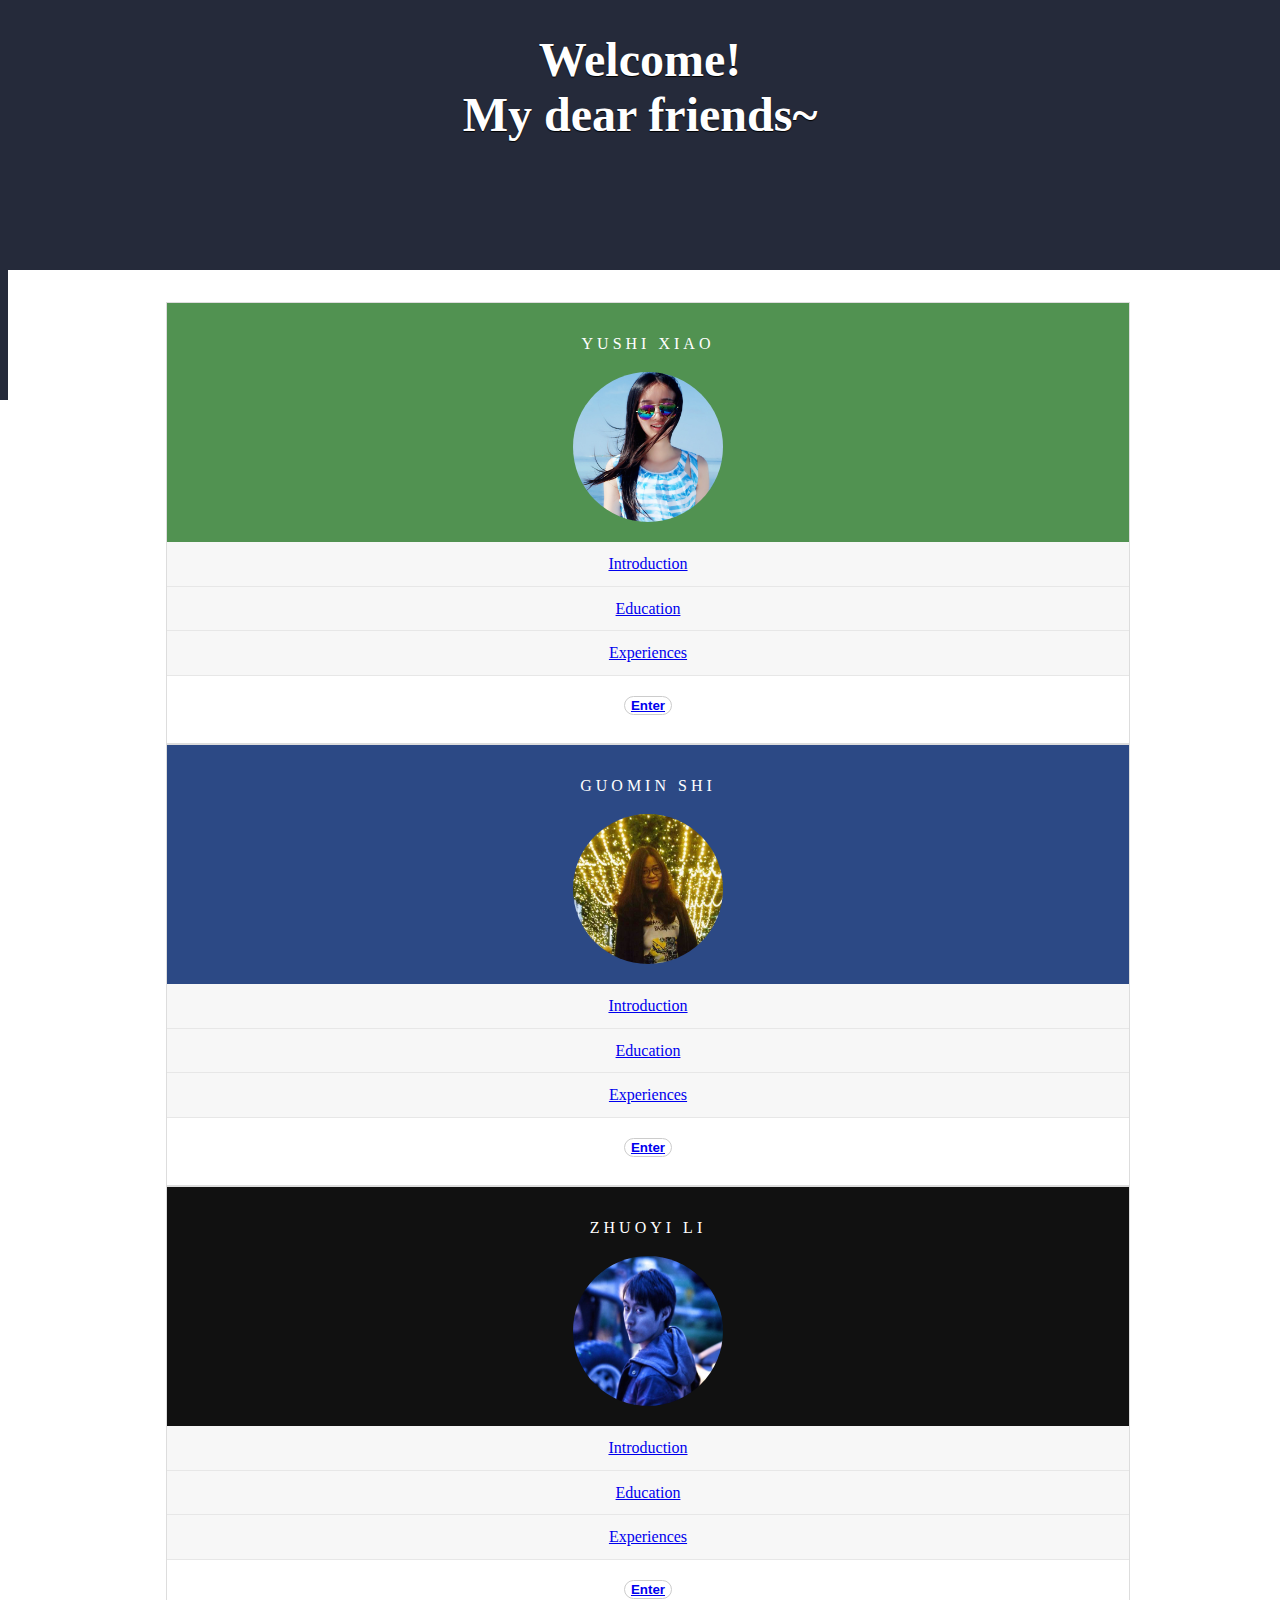
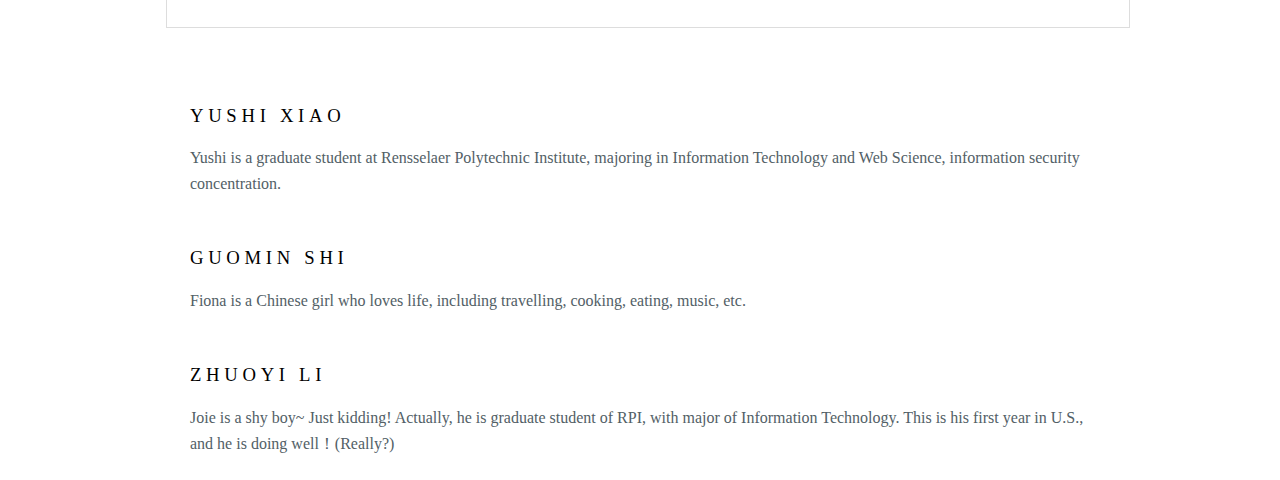
<file: index.html>
<!doctype html>
<html lang="en">
<head>
    <meta charset="utf-8">
<meta name="viewport" content="width=device-width, initial-scale=1.0">
<meta name="description" content="Landing page.">

    <title>Welcome Page</title>




<link rel="stylesheet" href="http://yui.yahooapis.com/pure/0.6.0/pure-min.css">



<!--[if lte IE 8]>

    <link rel="stylesheet" href="http://yui.yahooapis.com/pure/0.6.0/grids-responsive-old-ie-min.css">

<![endif]-->
<!--[if gt IE 8]><!-->

    <link rel="stylesheet" href="http://yui.yahooapis.com/pure/0.6.0/grids-responsive-min.css">

<!--<![endif]-->






    <!--[if lte IE 8]>
        <link rel="stylesheet" href="css/layouts/pricing-old-ie.css">
    <![endif]-->
    <!--[if gt IE 8]><!-->
        <link rel="stylesheet" href="css/landing.css">
    <!--<![endif]-->







</head>
<body>




<div class="banner">
    <h1 class="banner-head">
        Welcome!<br>
        My dear friends~
    </h1>
</div>

<div class="l-content">
    <div class="pricing-tables pure-g">
        <div class="pure-u-1 pure-u-md-1-3">
            <div class="pricing-table pricing-table-free">
                <div class="pricing-table-header">
                    <h2>Yushi Xiao</h2>
                    <img class="post-avatar" alt="Yushi&#x27;s avatar" height="150" width="150" src="img/April-avatar.jpg"></img>
                </div>

                <ul class="pricing-table-list">
                    <li><a href="html/April/intro.html"  class="pure-menu-link">Introduction</a></li>
                    <li><a href="html/April/edu.html" class="pure-menu-link">Education</a></li>
                    <li><a href="html/April/exp.html" class="pure-menu-link">Experiences</a></li>
                </ul>

                <button class="button-choose pure-button" ><a href="html/April/intro.html"  class="pure-menu-link">Enter</a></button>
            </div>
        </div>

        <div class="pure-u-1 pure-u-md-1-3">
            <div class="pricing-table pricing-table-biz pricing-table-selected">
                <div class="pricing-table-header">
                    <h2>Guomin Shi</h2>
                    <img class="post-avatar" alt="Guomin&#x27;s avatar" height="150" width="150" src="img/Fiona.jpg"></img>
                </div>

                <ul class="pricing-table-list">
                    <li><a href="html/Fiona/intro.html"  class="pure-menu-link">Introduction</a></li>
                    <li><a href="html/Fiona/edu.html" class="pure-menu-link">Education</a></li>
                    <li><a href="html/Fiona/exp.html" class="pure-menu-link">Experiences</a></li>
                </ul>

                <button class="button-choose pure-button" ><a href="html/April/intro.html"  class="pure-menu-link">Enter</a></button>
            </div>
        </div>

        <div class="pure-u-1 pure-u-md-1-3">
            <div class="pricing-table pricing-table-enterprise">
                <div class="pricing-table-header">
                    <h2>Zhuoyi Li</h2>
                    <img class="post-avatar" alt="Zhuoyi&#x27;s avatar" height="150" width="150" src="img/Joie.jpg"></img>
                </div>

                <ul class="pricing-table-list">
                    <li><a href="html/Joie/intro.html"  class="pure-menu-link">Introduction</a></li>
                    <li><a href="html/Joie/edu.html" class="pure-menu-link">Education</a></li>
                    <li><a href="html/Joie/exp.html" class="pure-menu-link">Experiences</a></li>
                </ul>

                <button class="button-choose pure-button" ><a href="html/Joie/intro.html"  class="pure-menu-link">Enter</a></button>
            </div>
        </div>
    </div> <!-- end pricing-tables -->

    <div class="information pure-g">
        <div class="pure-u-1 pure-u-md-1-3">
            <div class="l-box">
                <h3 class="information-head">Yushi Xiao</h3>
                <p>
                    Yushi is a graduate student at Rensselaer Polytechnic Institute, majoring in Information Technology and Web Science, information security concentration.
            </div>
        </div>

        <div class="pure-u-1 pure-u-md-1-3">
            <div class="l-box">
                <h3 class="information-head">Guomin Shi</h3>
                <p>
                    Fiona is a Chinese girl who loves life, including travelling, cooking, eating, music, etc.
                </p>
            </div>
        </div>

        <div class="pure-u-1 pure-u-md-1-3">
            <div class="l-box">
                <h3 class="information-head">Zhuoyi Li</h3>
                <p>
                    Joie is a shy boy~ Just kidding! Actually, he is graduate student of RPI, with major of Information Technology. This is his first year in U.S., and he is doing well！(Really?)
            </div>
        </div>
    </div> <!-- end information -->
</div> <!-- end l-content -->

<div class="footer l-box">
    <p>
        <a href="#">Try now</a> for 14 days. No credit card required. Header image courtesy of <a href='http://unsplash.com/'>Unsplash</a>.
    </p>
</div>




</body>
</html>
</file>
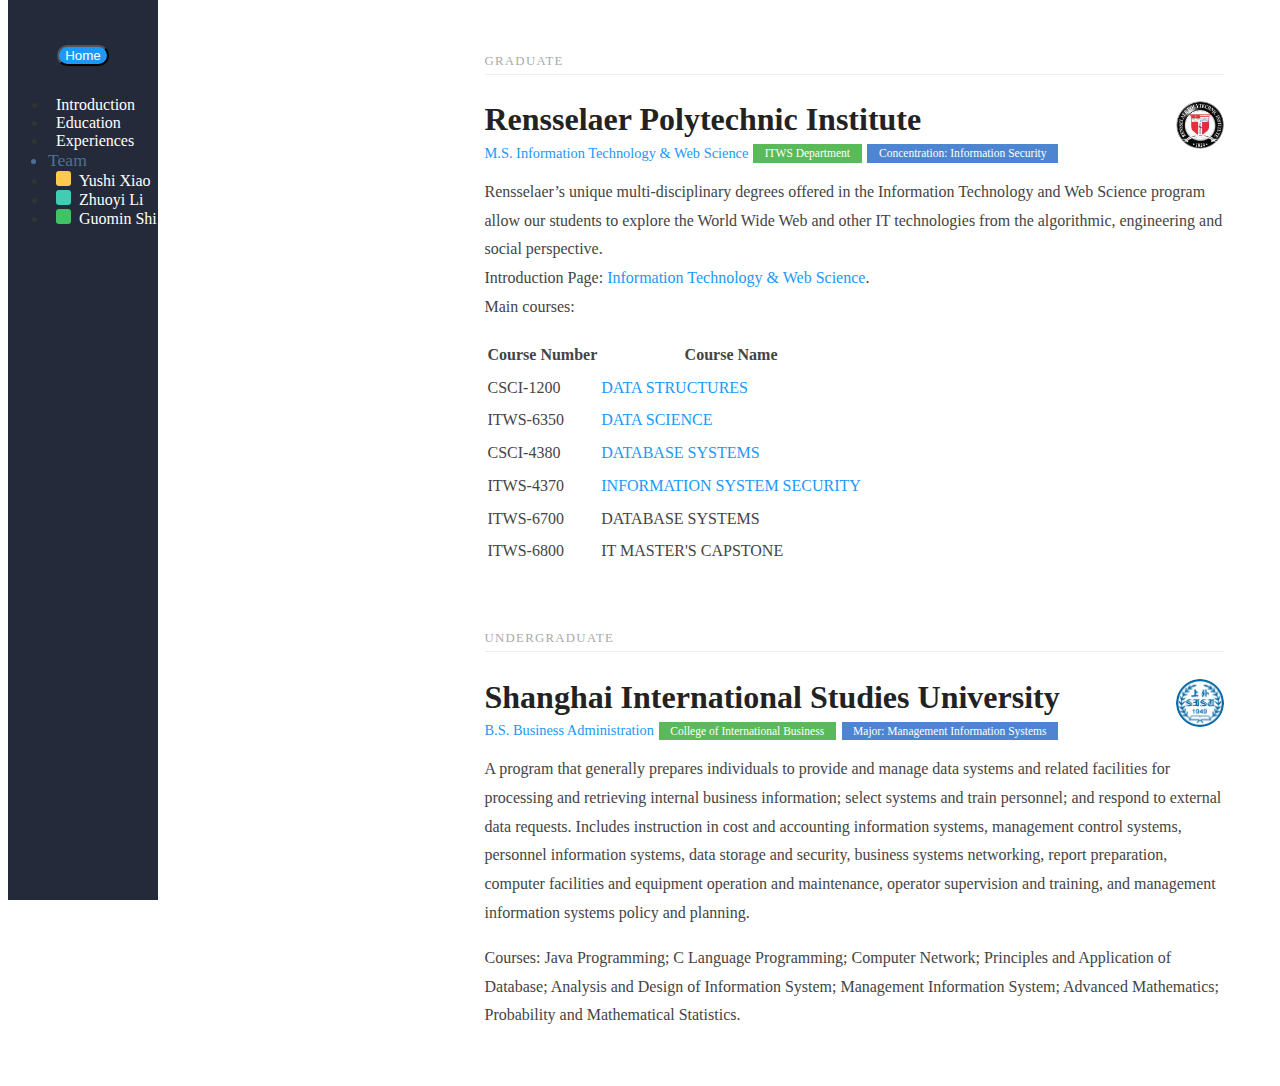
<file: html/April/edu.html>
<!doctype html>
<html lang="en">
<head>
    <meta charset="utf-8">
<meta name="viewport" content="width=device-width, initial-scale=1.0">
<meta name="description" content="Education Background">

    <title>Education &ndash; Yushi Xiao</title>




<link rel="stylesheet" href="http://yui.yahooapis.com/pure/0.6.0/pure-min.css">



<!--[if lte IE 8]>

    <link rel="stylesheet" href="http://yui.yahooapis.com/pure/0.6.0/grids-responsive-old-ie-min.css">

<![endif]-->
<!--[if gt IE 8]><!-->

    <link rel="stylesheet" href="http://yui.yahooapis.com/pure/0.6.0/grids-responsive-min.css">

<!--<![endif]-->






    <!--[if lte IE 8]>
        <link rel="stylesheet" href="css/layouts/blog-old-ie.css">
    <![endif]-->
    <!--[if gt IE 8]><!-->
        <link rel="stylesheet" href="../../css/blog.css">
        <link rel="stylesheet" href="../../css/nav.css">
    <!--<![endif]-->







</head>
<body>







<div id="layout" >
  <div id="nav">
      <a href="#" class="nav-menu-button">Menu</a>

      <div class="nav-inner">
          <a href="../../index.html"><button class="primary-button pure-button">Home</button></a>

          <div class="pure-menu">
            <ul class="pure-menu-list">
                <li class="pure-menu-item"><a href="intro.html" id="menuLink1" class="pure-menu-link">Introduction</a></li>
                <li class="pure-menu-item"><a href="edu.html" class="pure-menu-link">Education</a></li>
                <li class="pure-menu-item"><a href="exp.html" class="pure-menu-link">Experiences</a></li>
                <li class="pure-menu-heading">Team</li>
                <li class="pure-menu-item"><a href="../April/intro.html" class="pure-menu-link"><span class="label-personal"></span>Yushi Xiao</a></li>
                <li class="pure-menu-item"><a href="../Joie/intro.html" class="pure-menu-link"><span class="label-work"></span>Zhuoyi Li</a></li>
                <li class="pure-menu-item"><a href="../Fiona/intro.html" class="pure-menu-link"><span class="label-travel"></span>Guomin Shi</a></li>
            </ul>
          </div>
      </div>
  </div>

    <div class="content">
        <div>
            <!-- A wrapper for all the blog posts -->
            <div class="posts">
                <h1 class="content-subhead">Graduate</h1>

                <!-- A single blog post -->
                <section class="post">
                    <header class="post-header">
                        <img class="post-avatar" alt="RPI Logo" height="48" width="48" src="../../img/April-rpi.jpg">

                        <h2 class="post-title">Rensselaer Polytechnic Institute</h2>

                        <p class="post-meta">
                            <a href="#" class="post-author">M.S. Information Technology & Web Science</a>  <a class="post-category post-category-design" href="#">ITWS Department</a> <a class="post-category post-category-pure" href="#">Concentration: Information Security</a>
                        </p>
                    </header>

                    <div class="post-description">
                        <p>
                            Rensselaer’s unique multi-disciplinary degrees offered in the Information Technology and Web Science program allow our students to explore the World Wide Web and other IT technologies from the algorithmic, engineering and social perspective.</br> Introduction Page: <a href="http://www.rpi.edu/dept/IT/"> Information Technology & Web Science</a>.
                            <br/>Main courses:<br/>
                            <table class="pure-table">
                              <thead>
                                  <tr>
                                      <th>Course Number</th>
                                      <th>Course Name</th>
                                  </tr>
                              </thead>

                              <tbody>
                                  <tr>
                                      <td>CSCI-1200</td>
                                      <td><a href="http://www.cs.rpi.edu/academics/courses/fall15/csci1200/index.php">DATA STRUCTURES</a></td>
                                  </tr>

                                  <tr>
                                      <td>ITWS-6350</td>
                                      <td><a href="http://tw.rpi.edu/web/Courses/DataScience/2015">DATA SCIENCE</a></td>
                                      </tr>

                                  <tr>
                                      <td>CSCI-4380</td>
                                      <td><a href="http://www.cs.rpi.edu/~sibel/csci4380/index.html">DATABASE SYSTEMS</a></td>
                                      </tr>

                                  <tr>
                                      <td>ITWS-4370</td>
                                      <td><a href="http://catalog.rpi.edu/preview_course_nopop.php?catoid=9&coid=15230">INFORMATION SYSTEM SECURITY</a></td>
                                      </tr>

                                  <tr>
                                      <td>ITWS-6700</td>
                                      <td>DATABASE SYSTEMS</td>
                                  </tr>
                                  <tr>
                                      <td>ITWS-6800</td>
                                      <td>IT MASTER'S CAPSTONE</td>
                                  </tr>
                              </tbody>
                          </table>
                        </p>
                    </div>
                </section>
            </div>

            <div class="posts">
                <h1 class="content-subhead">Undergraduate</h1>

                <section class="post">
                    <header class="post-header">
                        <img class="post-avatar" alt="SISU Logo" height="48" width="48" src="../../img/April-sisu.png">

                        <h2 class="post-title">Shanghai International Studies University</h2>

                        <p class="post-meta">
                            <a href="#" class="post-author">B.S. Business Administration</a> <a class="post-category post-category-design" href="#">College of International Business</a> <a class="post-category post-category-pure" href="#">Major: Management Information Systems</a>
                        </p>
                    </header>

                    <div class="post-description">
                        <p>
                            A program that generally prepares individuals to provide and manage data systems and related facilities for processing and retrieving internal business information; select systems and train personnel; and respond to external data requests. Includes instruction in cost and accounting information systems, management control systems, personnel information systems, data storage and security, business systems networking, report preparation, computer facilities and equipment operation and maintenance, operator supervision and training, and management information systems policy and planning.</p>
                            <p>Courses: Java Programming; C Language Programming; Computer Network; Principles and Application of Database; Analysis and Design of Information System; Management Information System; Advanced Mathematics; Probability and Mathematical Statistics.
                        </p>
                    </div>
                </section>
            </div>


        </div>
    </div>
</div>






</body>
</html>
</file>
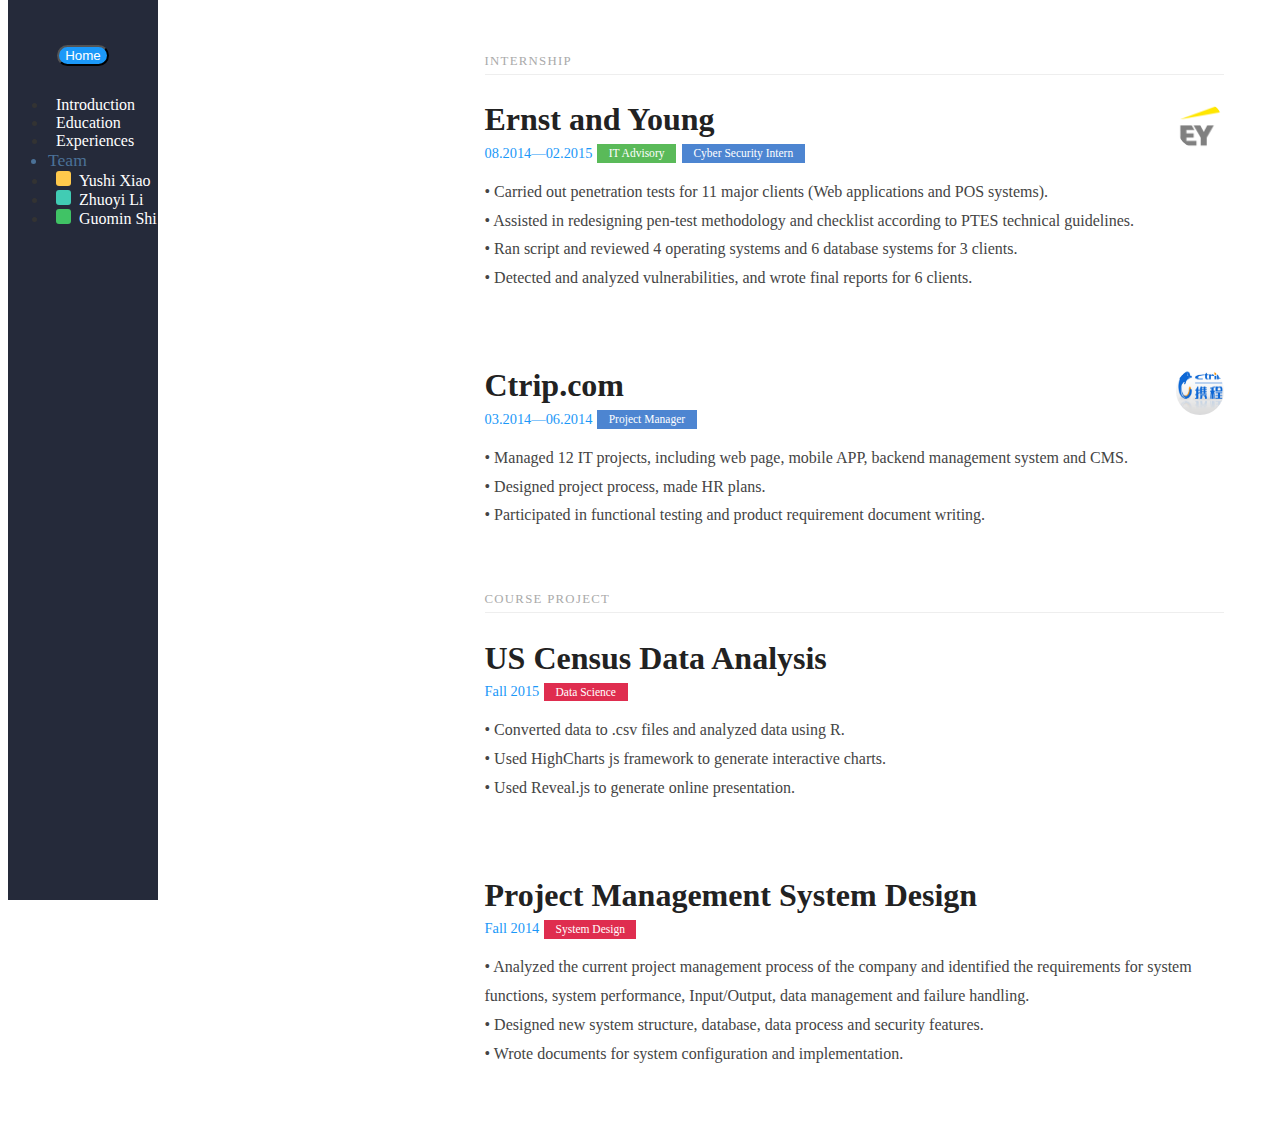
<file: html/April/exp.html>
<!doctype html>
<html lang="en">
<head>
    <meta charset="utf-8">
<meta name="viewport" content="width=device-width, initial-scale=1.0">
<meta name="description" content="Experiences and projects">

    <title>Experiences &ndash; Yushi Xiao</title>




<link rel="stylesheet" href="http://yui.yahooapis.com/pure/0.6.0/pure-min.css">



<!--[if lte IE 8]>

    <link rel="stylesheet" href="http://yui.yahooapis.com/pure/0.6.0/grids-responsive-old-ie-min.css">

<![endif]-->
<!--[if gt IE 8]><!-->

    <link rel="stylesheet" href="http://yui.yahooapis.com/pure/0.6.0/grids-responsive-min.css">

<!--<![endif]-->






    <!--[if lte IE 8]>
        <link rel="stylesheet" href="css/layouts/blog-old-ie.css">
    <![endif]-->
    <!--[if gt IE 8]><!-->
        <link rel="stylesheet" href="../../css/blog.css">
        <link rel="stylesheet" href="../../css/nav.css">
    <!--<![endif]-->







</head>
<body>







<div id="layout" >
  <div id="nav">
      <a href="#" class="nav-menu-button">Menu</a>

      <div class="nav-inner">
          <a href="../../index.html"><button class="primary-button pure-button">Home</button></a>

          <div class="pure-menu">
            <ul class="pure-menu-list">
                <li class="pure-menu-item"><a href="intro.html" id="menuLink1" class="pure-menu-link">Introduction</a></li>
                <li class="pure-menu-item"><a href="edu.html" class="pure-menu-link">Education</a></li>
                <li class="pure-menu-item"><a href="exp.html" class="pure-menu-link">Experiences</a></li>
                <li class="pure-menu-heading">Team</li>
                <li class="pure-menu-item"><a href="../April/intro.html" class="pure-menu-link"><span class="label-personal"></span>Yushi Xiao</a></li>
                <li class="pure-menu-item"><a href="../Joie/intro.html" class="pure-menu-link"><span class="label-work"></span>Zhuoyi Li</a></li>
                <li class="pure-menu-item"><a href="../Fiona/intro.html" class="pure-menu-link"><span class="label-travel"></span>Guomin Shi</a></li>
            </ul>
          </div>
      </div>
  </div>

  <div class="content">
      <div>
          <!-- A wrapper for all the blog posts -->
          <div class="posts">
              <h1 class="content-subhead">Internship</h1>

              <!-- A single blog post -->
              <section class="post">
                  <header class="post-header">
                      <img class="post-avatar" alt="EY LOGO" height="48" width="48" src="../../img/April-ey.png">

                      <h2 class="post-title">Ernst and Young</h2>

                      <p class="post-meta">
                           <a href="#" class="post-author">08.2014—02.2015</a> <a class="post-category post-category-design" href="#">IT Advisory</a> <a class="post-category post-category-pure" href="#">Cyber Security Intern</a>
                      </p>
                  </header>

                  <div class="post-description">
                      <p>
                          • Carried out penetration tests for 11 major clients (Web applications and POS systems).<br/>
                          • Assisted in redesigning pen-test methodology and checklist according to PTES technical
                          guidelines.<br/>
                          • Ran script and reviewed 4 operating systems and 6 database systems for 3 clients.<br/>
                          • Detected and analyzed vulnerabilities, and wrote final reports for 6 clients.
                      </p>
                  </div>
              </section>

              <section class="post">
                  <header class="post-header">
                      <img class="post-avatar" alt="Ctrip LOGO" height="48" width="48" src="../../img/April-ctrip.jpg">

                      <h2 class="post-title">Ctrip.com</h2>

                      <p class="post-meta">
                           <a href="#" class="post-author">03.2014—06.2014</a> <a class="post-category post-category-pure" href="#">Project Manager</a>
                      </p>
                  </header>

                  <div class="post-description">
                      <p>
                          • Managed 12 IT projects, including web page, mobile APP, backend management system and CMS.<br/>
                          • Designed project process, made HR plans.<br/>
                          • Participated in functional testing and product requirement document writing.
                      </p>
                  </div>
              </section>

          </div>

          <div class="posts">
              <h1 class="content-subhead">Course Project</h1>

              <section class="post">
                  <header class="post-header">
                    <h2 class="post-title">US Census Data Analysis</h2>

                      <p class="post-meta">
                           <a class="post-author" href="#">Fall 2015</a>  <a class="post-category post-category-js" href="#">Data Science</a>
                      </p>
                  </header>

                  <div class="post-description">
                      <p>
                        • Converted data to .csv files and analyzed data using R.<br/>
                        • Used HighCharts js framework to generate interactive charts. <br/>
                        • Used Reveal.js to generate online presentation.
                      </p>
                  </div>
              </section>

              <section class="post">
                  <header class="post-header">
                      <h2 class="post-title">Project Management System Design</h2>

                      <p class="post-meta">
                           <a class="post-author" href="#">Fall 2014</a>  <a class="post-category post-category-js" href="#">System Design</a>
                      </p>
                  </header>

                  <div class="post-description">
                      <p>
                        • Analyzed the current project management process of the company and identified the requirements for system functions, system performance, Input/Output, data management and failure handling.<br/>
                        • Designed new system structure, database, data process and security features. <br/>
                        • Wrote documents for system configuration and implementation.
                      </p>
                  </div>
              </section>

              


      </div>
  </div>
</div>






</body>
</html>
</file>
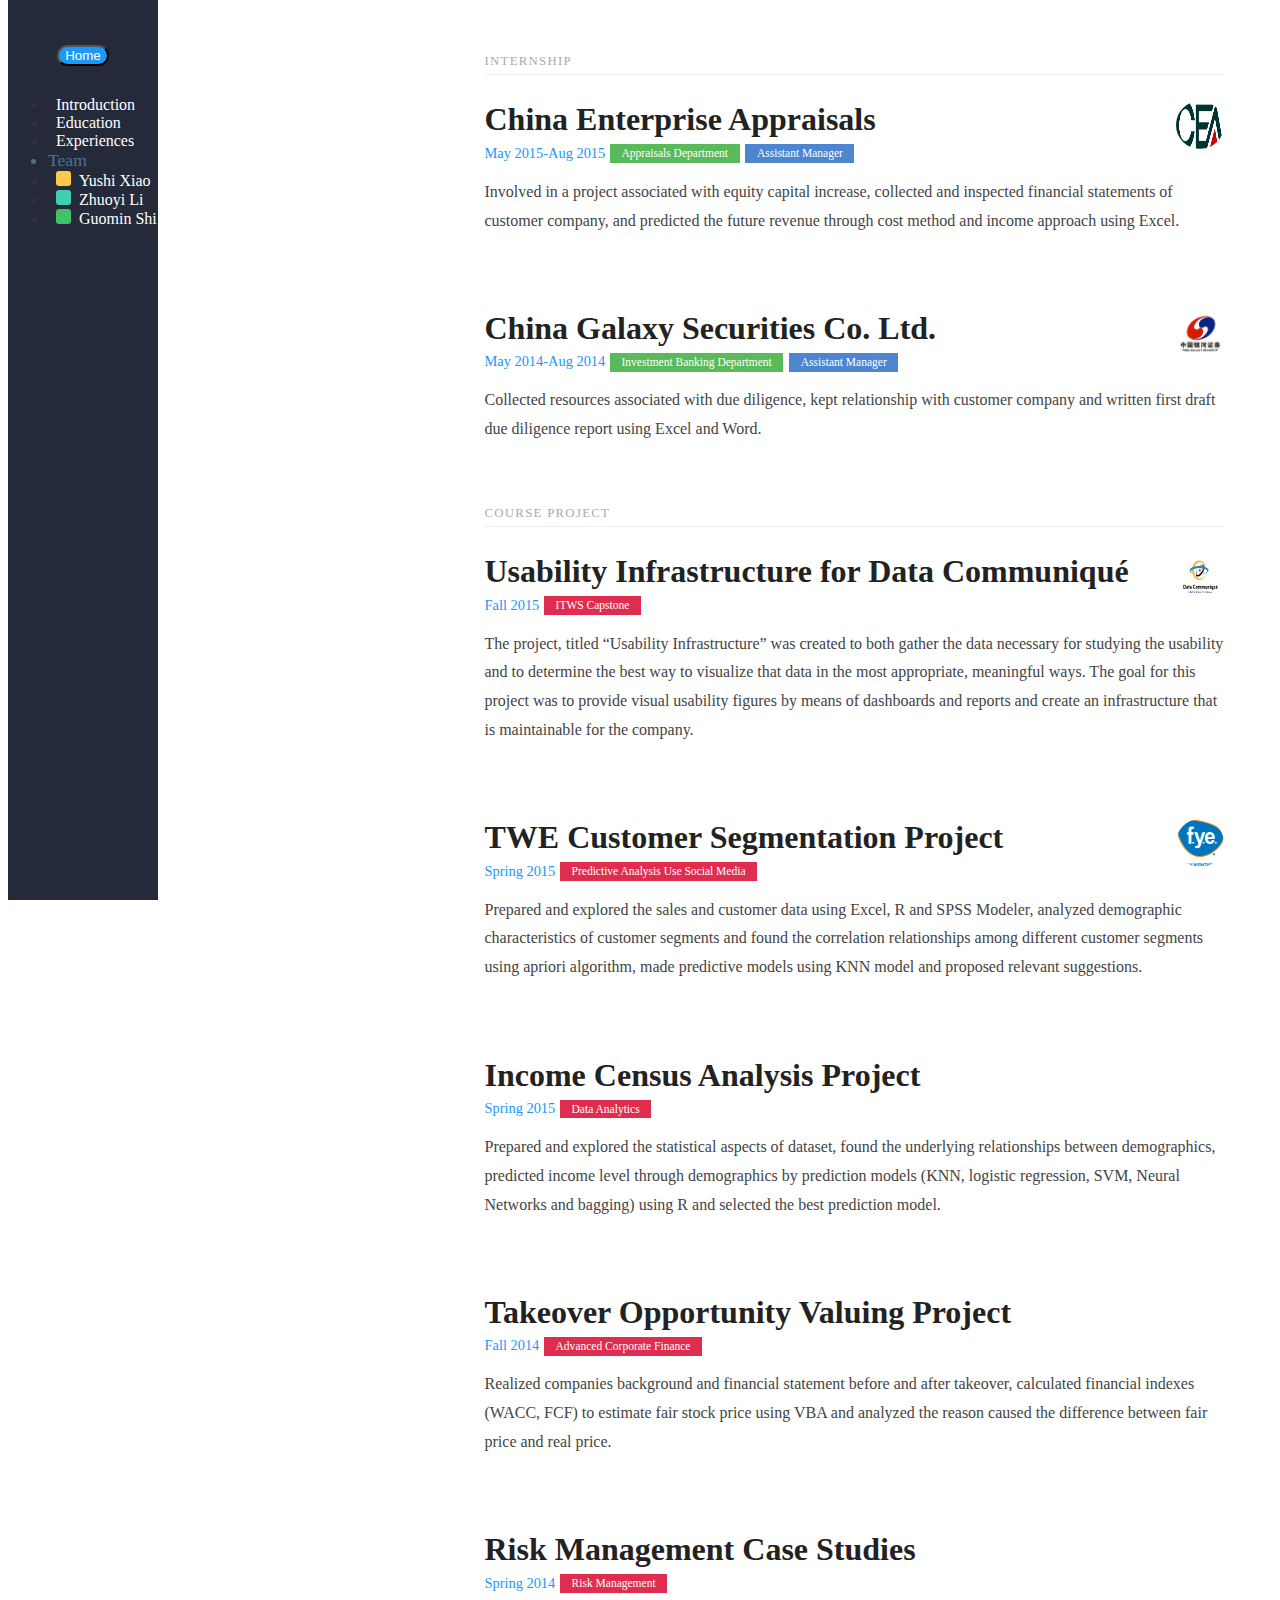
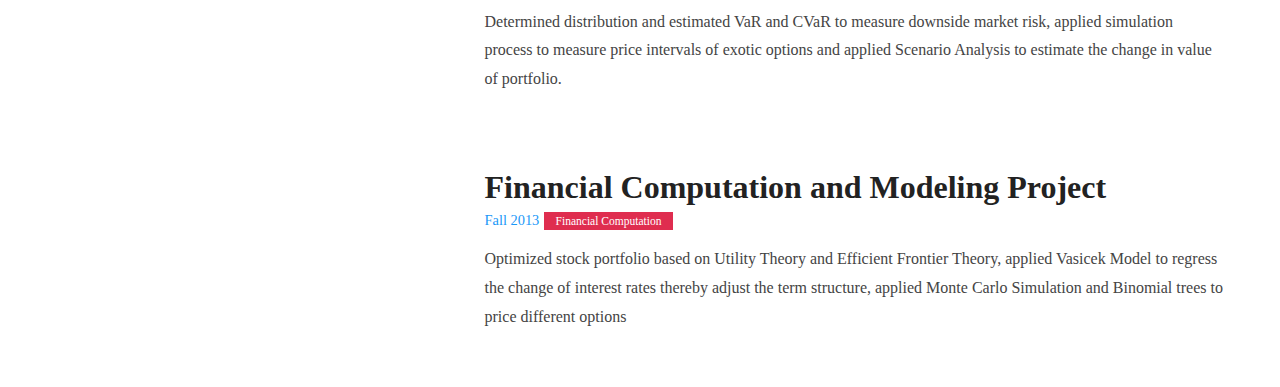
<file: html/Fiona/exp.html>
<!doctype html>
<html lang="en">
<head>
    <meta charset="utf-8">
<meta name="viewport" content="width=device-width, initial-scale=1.0">
<meta name="description" content="Experiences and projects">

    <title>Experiences &ndash; Guomin Shi</title>




<link rel="stylesheet" href="http://yui.yahooapis.com/pure/0.6.0/pure-min.css">



<!--[if lte IE 8]>

    <link rel="stylesheet" href="http://yui.yahooapis.com/pure/0.6.0/grids-responsive-old-ie-min.css">

<![endif]-->
<!--[if gt IE 8]><!-->

    <link rel="stylesheet" href="http://yui.yahooapis.com/pure/0.6.0/grids-responsive-min.css">

<!--<![endif]-->






    <!--[if lte IE 8]>
        <link rel="stylesheet" href="css/layouts/blog-old-ie.css">
    <![endif]-->
    <!--[if gt IE 8]><!-->
        <link rel="stylesheet" href="../../css/blog.css">
        <link rel="stylesheet" href="../../css/nav.css">
    <!--<![endif]-->







</head>
<body>







<div id="layout" >
  <div id="nav">
      <a href="#" class="nav-menu-button">Menu</a>

      <div class="nav-inner">
          <a href="../../index.html"><button class="primary-button pure-button">Home</button></a>

          <div class="pure-menu">
              <ul class="pure-menu-list">
                  <li class="pure-menu-item"><a href="../../html/fiona/intro.html" id="menuLink1" class="pure-menu-link">Introduction</a></li>
                  <li class="pure-menu-item"><a href="../../html/fiona/edu.html" class="pure-menu-link">Education</a></li>
                  <li class="pure-menu-item"><a href="../../html/fiona/exp.html" class="pure-menu-link">Experiences</a></li>
                  <li class="pure-menu-heading">Team</li>
                  <li class="pure-menu-item"><a href="../../html/april/intro.html" class="pure-menu-link"><span class="label-personal"></span>Yushi Xiao</a></li>
                  <li class="pure-menu-item"><a href="../../html/joie/intro.html" class="pure-menu-link"><span class="label-work"></span>Zhuoyi Li</a></li>
                  <li class="pure-menu-item"><a href="../../html/fiona/intro.html" class="pure-menu-link"><span class="label-travel"></span>Guomin Shi</a></li>
              </ul>
          </div>
      </div>
  </div>

    <div class="content">
        <div>
            <!-- A wrapper for all the blog posts -->
            <div class="posts">
                <h1 class="content-subhead">Internship</h1>

                <!-- A single blog post -->
                <section class="post">
                    <header class="post-header">
                        <img class="post-avatar" alt="CEA&#x27;s avatar" height="48" width="48" src="../../img/fiona_img/CEA_logo.gif">

                        <h2 class="post-title">China Enterprise Appraisals</h2>

                        <p class="post-meta">
                             <a href="#" class="post-author">May 2015-Aug 2015</a> <a class="post-category post-category-design" href="#">Appraisals Department</a> <a class="post-category post-category-pure" href="#">Assistant Manager</a>
                        </p>
                    </header>

                    <div class="post-description">
                        <p>
                            Involved in a project associated with equity capital increase, collected and inspected financial statements of customer company, and predicted the future revenue through cost method and income approach using Excel.
                        </p>
                    </div>
                </section>

                <section class="post">
                    <header class="post-header">
                        <img class="post-avatar" alt="Tilo Mitra&#x27;s avatar" height="48" width="48" src="../../img/fiona_img/YINHE_logo.jpg">

                        <h2 class="post-title">China Galaxy Securities Co. Ltd.</h2>

                        <p class="post-meta">
                             <a href="#" class="post-author">May 2014-Aug 2014</a> <a class="post-category post-category-design" href="#">Investment Banking Department</a> <a class="post-category post-category-pure" href="#">Assistant Manager</a>
                        </p>
                    </header>

                    <div class="post-description">
                        <p>
                            Collected resources associated with due diligence, kept relationship with customer company and written first draft due diligence report using Excel and Word.
                        </p>
                    </div>
                </section>

            </div>

            <div class="posts">
                <h1 class="content-subhead">Course Project</h1>

                <section class="post">
                    <header class="post-header">
						 <img class="post-avatar" alt="Data Communique&#x27;s avatar" height="48" width="48" src="../../img/fiona_img/DataComm_logo.jpg">

                        <h2 class="post-title">Usability Infrastructure for Data Communiqué</h2>

                        <p class="post-meta">
                             <a class="post-author" href="#">Fall 2015</a>  <a class="post-category post-category-js" href="#">ITWS Capstone</a>
                        </p>
                    </header>

                    <div class="post-description">
                        <p>
                            The project, titled “Usability Infrastructure” was created to both gather the data necessary for studying the usability and to determine the best way to visualize that data in the most appropriate, meaningful ways. The goal for this project was to provide visual usability figures by means of dashboards and reports and create an infrastructure that is maintainable for the company.
                        </p>
                    </div>
                </section>

                <section class="post">
                    <header class="post-header">
						<img class="post-avatar" alt="TWE&#x27;s avatar" height="48" width="48" src="../../img/fiona_img/TWE_logo.png">

                        <h2 class="post-title">TWE Customer Segmentation Project</h2>

                        <p class="post-meta">
                             <a class="post-author" href="#">Spring 2015</a>  <a class="post-category post-category-js" href="#">Predictive Analysis Use Social Media</a>
                        </p>
                    </header>

                    <div class="post-description">
                        <p>
                            Prepared and explored the sales and customer data using Excel, R and SPSS Modeler, analyzed demographic characteristics of customer segments and found the correlation relationships among different customer segments using apriori algorithm, made predictive models using KNN model and proposed relevant suggestions.
                        </p>
                    </div>
                </section>

                <section class="post">
                    <header class="post-header">

                        <h2 class="post-title">Income Census Analysis Project</h2>

                        <p class="post-meta">
                             <a class="post-author" href="#">Spring 2015</a>  <a class="post-category post-category-js" href="#">Data Analytics</a>
                        </p>
                    </header>

                    <div class="post-description">
                        <p>
                            Prepared and explored the statistical aspects of dataset, found the underlying relationships between demographics, predicted income level through demographics by prediction models (KNN, logistic regression, SVM, Neural Networks and bagging) using R and selected the best prediction model.
                        </p>
                    </div>
                </section>

                <section class="post">
                    <header class="post-header">

                        <h2 class="post-title">Takeover Opportunity Valuing Project</h2>

                        <p class="post-meta">
                             <a class="post-author" href="#">Fall 2014</a>  <a class="post-category post-category-js" href="#"> Advanced Corporate Finance</a>
                        </p>
                    </header>

                    <div class="post-description">
                        <p>
                            Realized companies background and financial statement before and after takeover, calculated financial indexes (WACC, FCF) to estimate fair stock price using VBA and analyzed the reason caused the difference between fair price and real price.
                        </p>
                    </div>
                </section>

                <section class="post">
                    <header class="post-header">

                        <h2 class="post-title">Risk Management Case Studies</h2>

                        <p class="post-meta">
                             <a class="post-author" href="#">Spring 2014</a>  <a class="post-category post-category-js" href="#">Risk Management</a>
                        </p>
                    </header>

                    <div class="post-description">
                        <p>
                            Determined distribution and estimated VaR and CVaR to measure downside market risk, applied simulation process to measure price intervals of exotic options and applied Scenario Analysis to estimate the change in value of portfolio.
                        </p>
                    </div>
                </section>

                <section class="post">
                    <header class="post-header">

                        <h2 class="post-title">Financial Computation and Modeling Project</h2>

                        <p class="post-meta">
                             <a class="post-author" href="#">Fall 2013</a>  <a class="post-category post-category-js" href="#">Financial Computation</a>
                        </p>
                    </header>

                    <div class="post-description">
                        <p>
                            Optimized stock portfolio based on Utility Theory and Efficient Frontier Theory, applied Vasicek Model to regress the change of interest rates thereby adjust the term structure, applied Monte Carlo Simulation and Binomial trees to price different options
                        </p>
                    </div>
                </section>

          
        </div>
    </div>
</div>






</body>
</html>
</file>
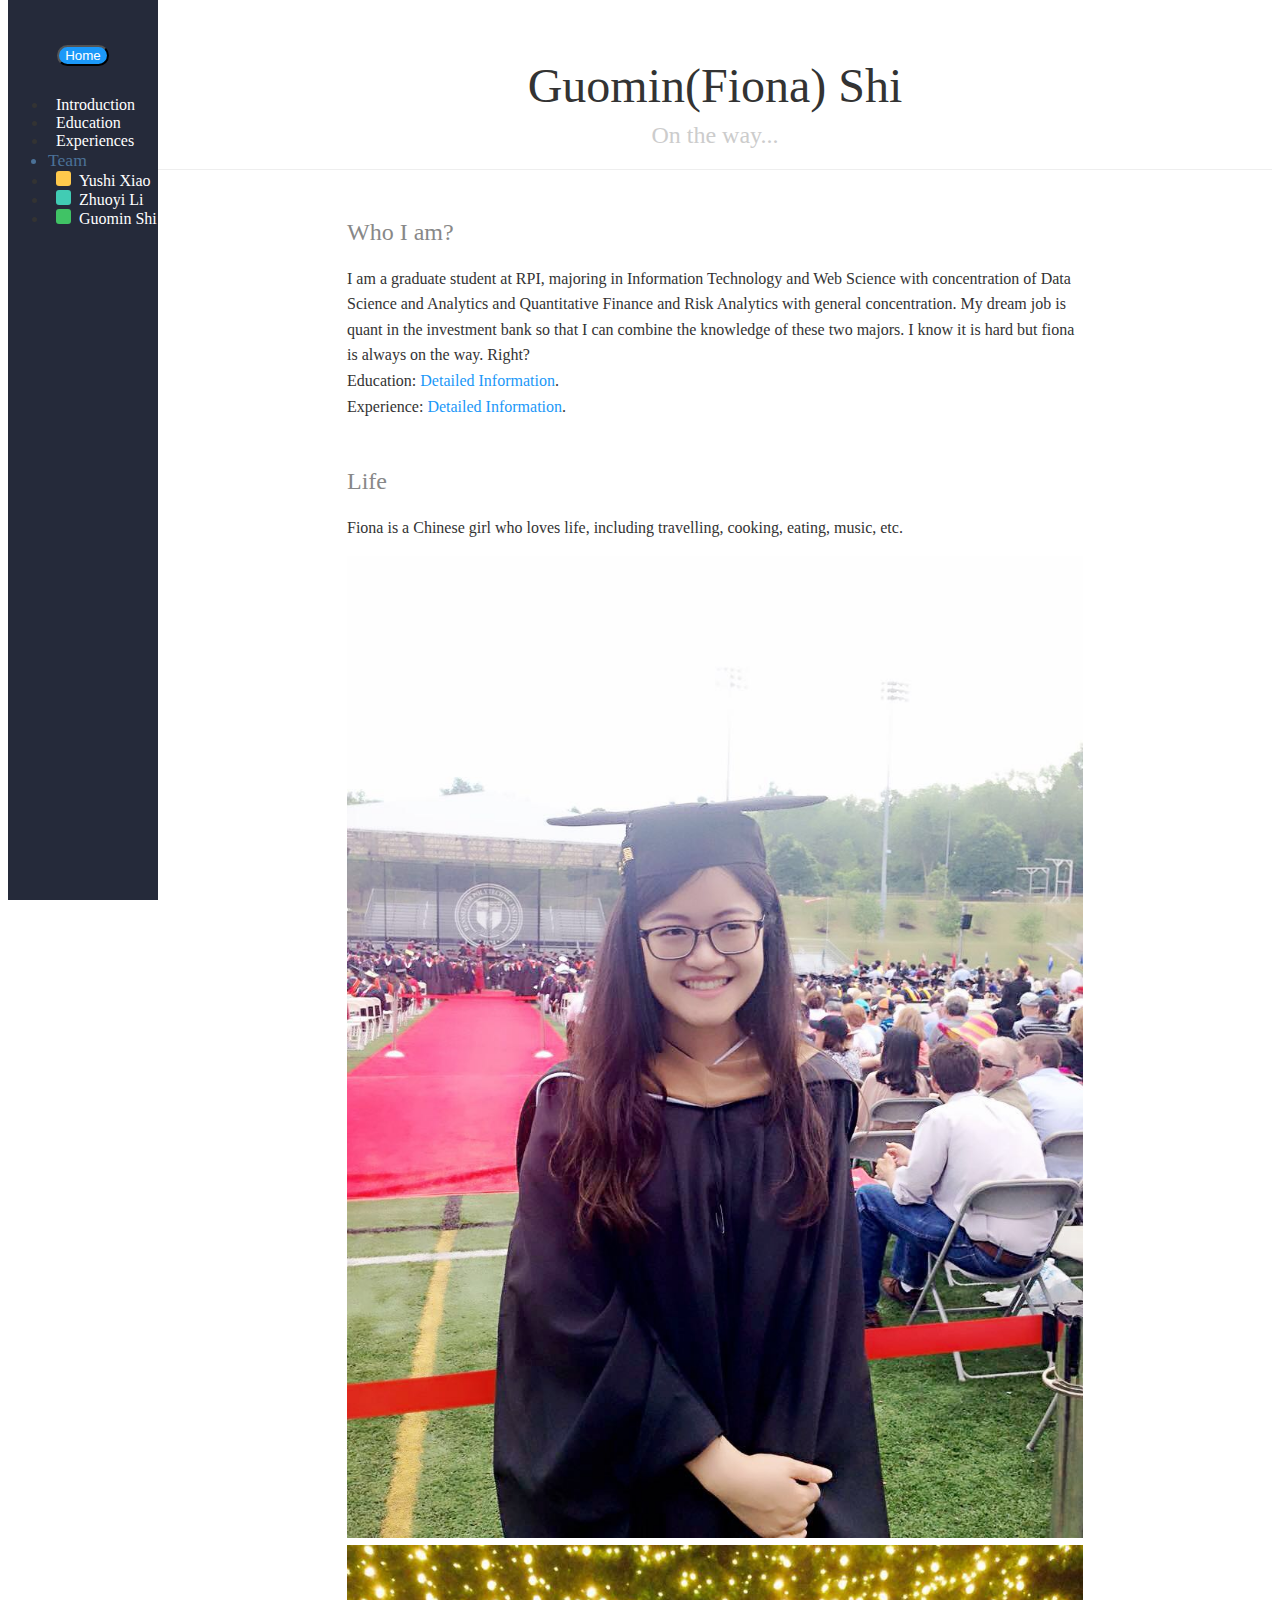
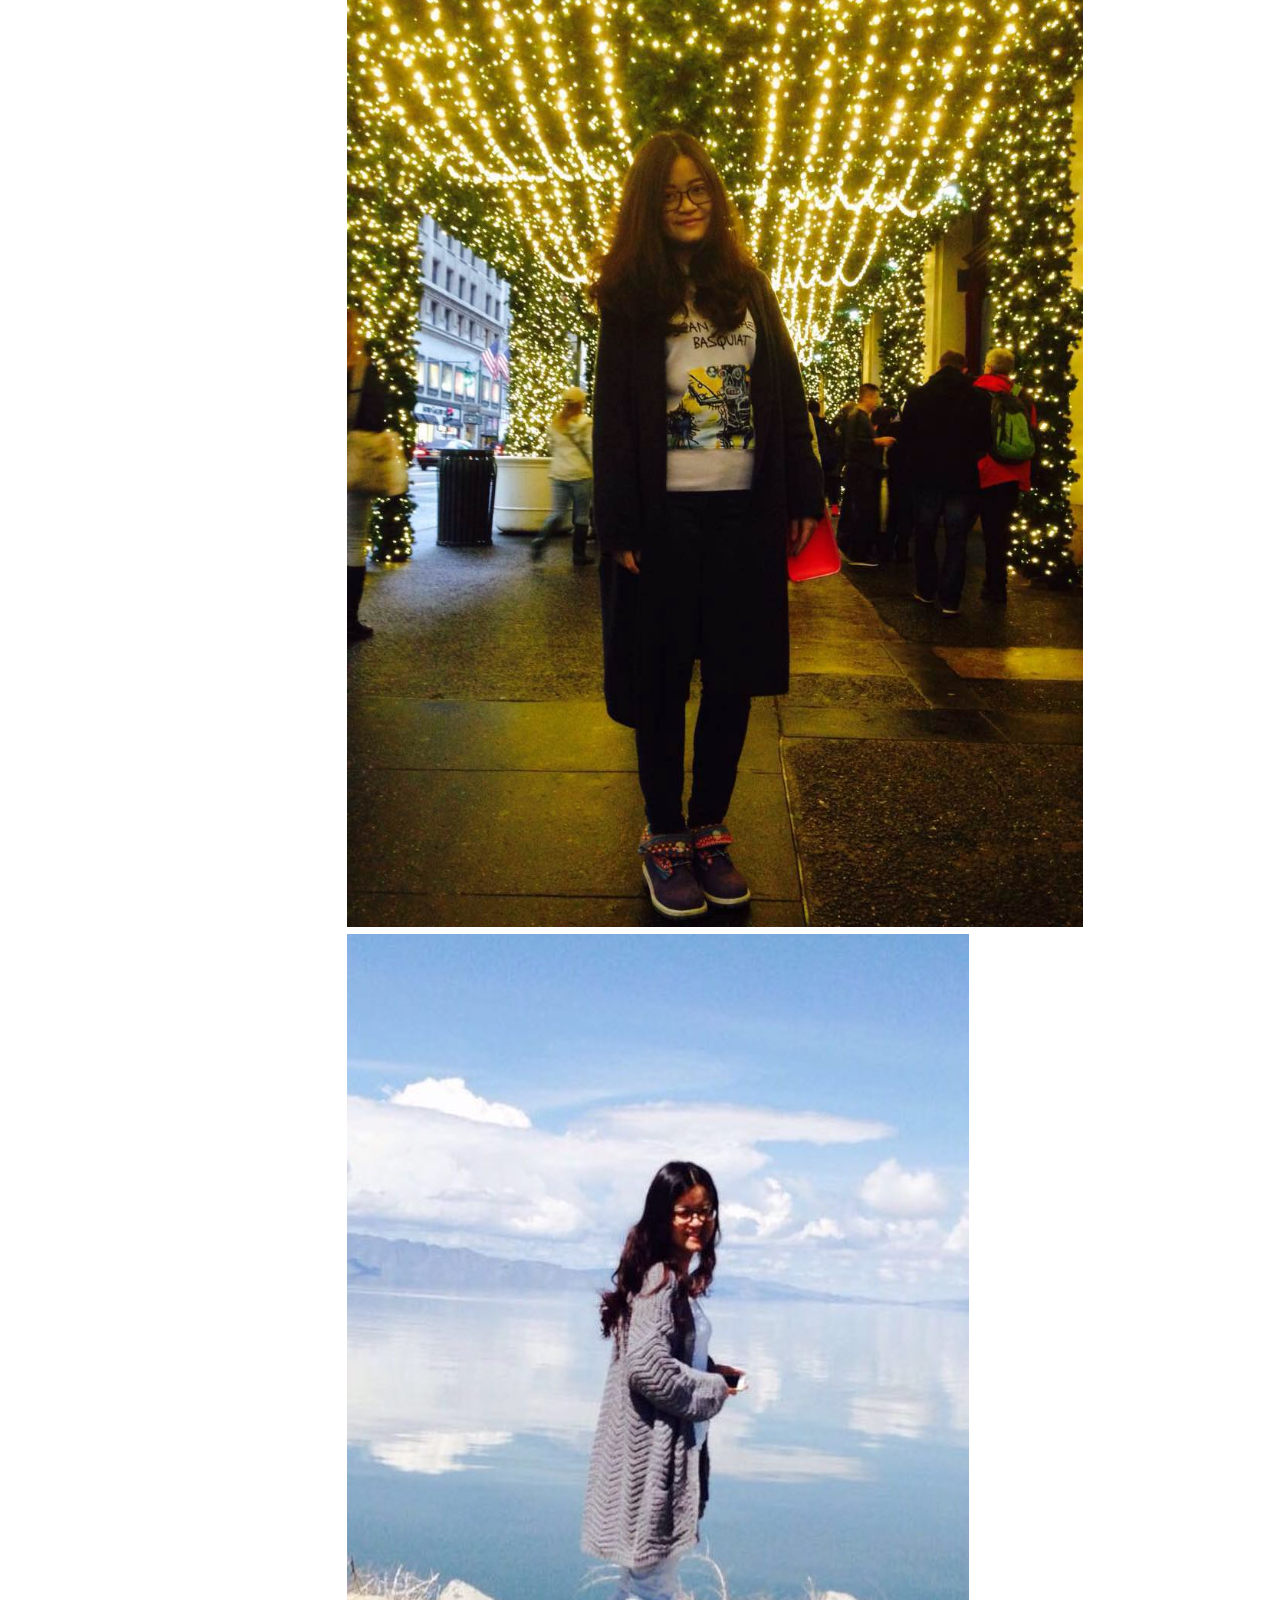
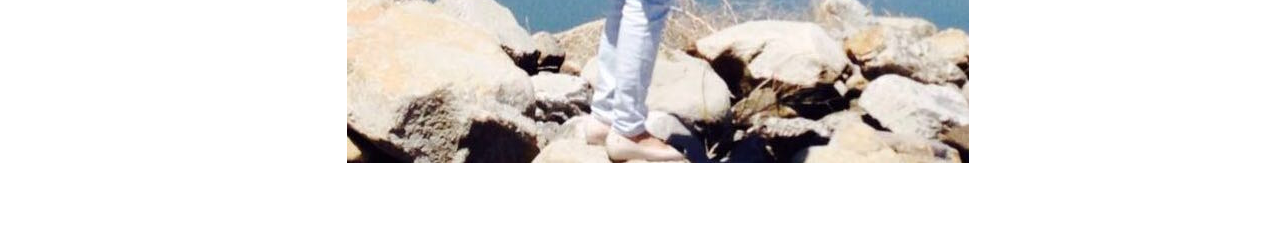
<file: html/Fiona/intro.html>
<!doctype html>
<html lang="en">
<head>
    <meta charset="utf-8">
<meta name="viewport" content="width=device-width, initial-scale=1.0">
<meta name="description" content="Personal Introduction">

    <title>Introduction &ndash; Guomin Shi</title>




<link rel="stylesheet" href="http://yui.yahooapis.com/pure/0.6.0/pure-min.css">








    <!--[if lte IE 8]>
        <link rel="stylesheet" href="css/layouts/side-menu-old-ie.css">
    <![endif]-->
    <!--[if gt IE 8]><!-->
        <link rel="stylesheet" href="../../css/intro.css">
        <link rel="stylesheet" href="../../css/nav.css">
    <!--<![endif]-->







</head>
<body>






<div id="layout">
    <div id="nav">
        <a href="#" class="nav-menu-button">Menu</a>

        <div class="nav-inner">
            <a href="../../index.html"><button class="primary-button pure-button">Home</button></a>

            <div class="pure-menu">
                <ul class="pure-menu-list">
                    <li class="pure-menu-item"><a href="../../html/fiona/intro.html" id="menuLink1" class="pure-menu-link">Introduction</a></li>
                    <li class="pure-menu-item"><a href="../../html/fiona/edu.html" class="pure-menu-link">Education</a></li>
                    <li class="pure-menu-item"><a href="../../html/fiona/exp.html" class="pure-menu-link">Experiences</a></li>
                    <li class="pure-menu-heading">Team</li>
                    <li class="pure-menu-item"><a href="../../html/April/intro.html" class="pure-menu-link"><span class="label-personal"></span>Yushi Xiao</a></li>
                    <li class="pure-menu-item"><a href="../../html/joie/intro.html" class="pure-menu-link"><span class="label-work"></span>Zhuoyi Li</a></li>
                    <li class="pure-menu-item"><a href="../../html/fiona/intro.html" class="pure-menu-link"><span class="label-travel"></span>Guomin Shi</a></li>
                </ul>
            </div>
        </div>
    </div>

    <div id="main">
        <div class="header">
            <h1>Guomin(Fiona) Shi</h1>
            <h2>On the way...</h2>
        </div>

        <div class="content">
            <h2 class="content-subhead">Who I am?</h2>
            <p>
				I am a graduate student at RPI, majoring in Information Technology and Web Science with concentration of Data Science and Analytics and Quantitative Finance and Risk Analytics with general concentration. My dream job is quant in the investment bank so that I can combine the knowledge of these two majors. I know it is hard but fiona is always on the way. Right?</br>
				Education: <a href="../../html/fiona/edu.html">Detailed Information</a>.</br>
				Experience: <a href="../../html/fiona/exp.html">Detailed Information</a>.</br>

            </p>

            <h2 class="content-subhead">Life</h2>
            <p>
                Fiona is a Chinese girl who loves life, including travelling, cooking, eating, music, etc.
            </p>

            <div class="pure-g">
                <div class="pure-u-1-3">
                    <img class="pure-img-responsive" src="../../img/fiona_img/fiona_1.jpg" alt="fiona">
                </div>
                <div class="pure-u-1-3">
                    <img class="pure-img-responsive" src="../../img/fiona_img/fiona_2.jpg" alt="fiona">
                </div>
                <div class="pure-u-1-3">
                    <img class="pure-img-responsive" src="../../img/fiona_img/fiona_3.jpg" alt="fiona">
                </div>

            </div>


        </div>
    </div>
</div>





<script src="../../js/ui.js"></script>


</body>
</html>
</file>
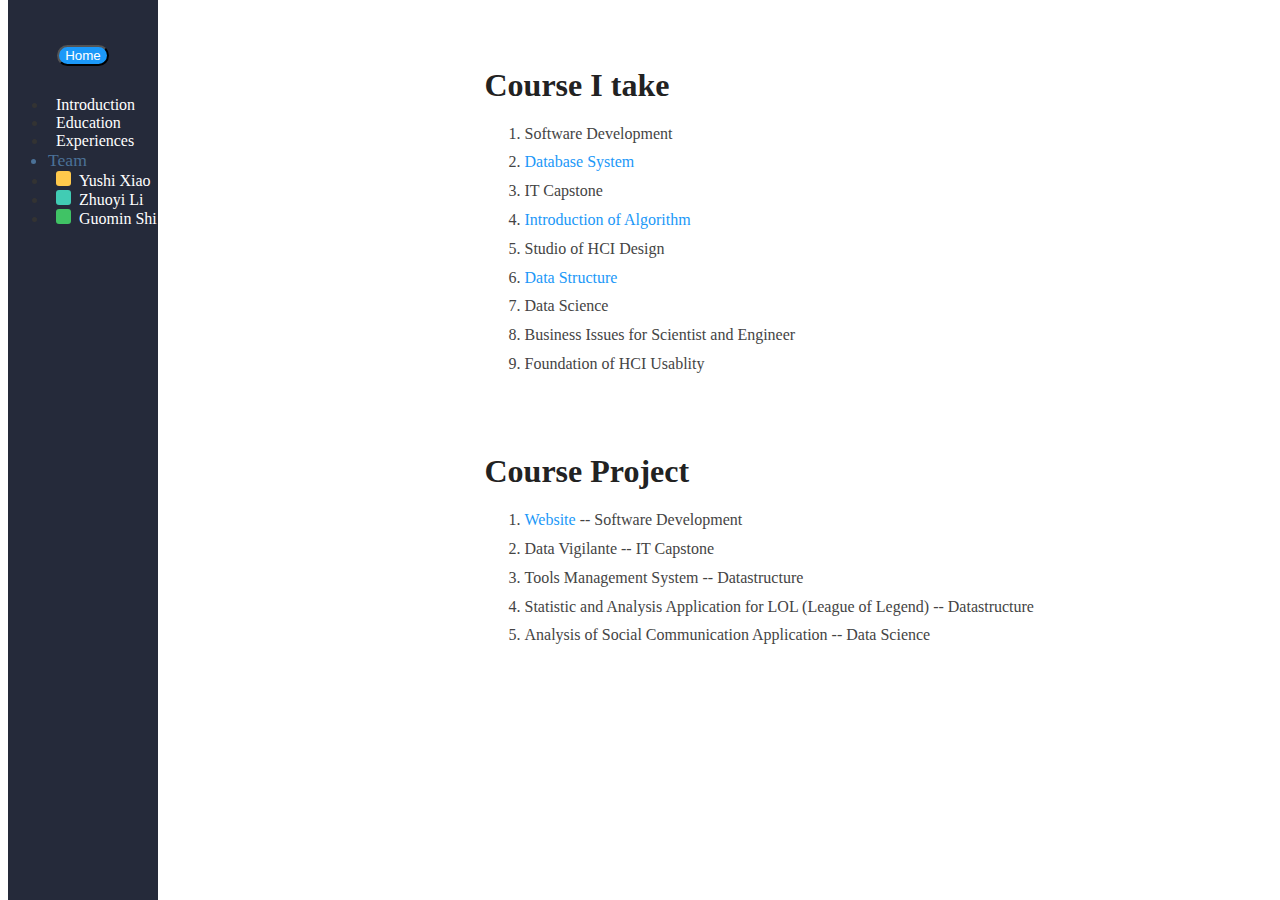
<file: html/Joie/edu.html>
<!doctype html>
<html lang="en">
<head>
    <meta charset="utf-8">
<meta name="viewport" content="width=device-width, initial-scale=1.0">
<meta name="description" content="Education Background">

    <title>Education &ndash; Zhuoyi Li</title>




<link rel="stylesheet" href="http://yui.yahooapis.com/pure/0.6.0/pure-min.css">



<!--[if lte IE 8]>

    <link rel="stylesheet" href="http://yui.yahooapis.com/pure/0.6.0/grids-responsive-old-ie-min.css">

<![endif]-->
<!--[if gt IE 8]><!-->

    <link rel="stylesheet" href="http://yui.yahooapis.com/pure/0.6.0/grids-responsive-min.css">

<!--<![endif]-->






    <!--[if lte IE 8]>
        <link rel="stylesheet" href="css/layouts/blog-old-ie.css">
    <![endif]-->
    <!--[if gt IE 8]><!-->
        <link rel="stylesheet" href="../../css/blog.css">
        <link rel="stylesheet" href="../../css/nav.css">
    <!--<![endif]-->







</head>
<body>







<div id="layout" >
  <div id="nav">
      <a href="#" class="nav-menu-button">Menu</a>

      <div class="nav-inner">
          <a href="../../index.html"><button class="primary-button pure-button">Home</button></a>

          <div class="pure-menu">
              <ul class="pure-menu-list">
                  <li class="pure-menu-item"><a href="../../html/Joie/intro.html" id="menuLink1" class="pure-menu-link">Introduction</a></li>
                    <li class="pure-menu-item"><a href="../../html/Joie/edu.html" class="pure-menu-link">Education</a></li>
                    <li class="pure-menu-item"><a href="../../html/Joie/exp.html" class="pure-menu-link">Experiences</a></li>
                    <li class="pure-menu-heading">Team</li>
                    <li class="pure-menu-item"><a href="../../html/April/intro.html" class="pure-menu-link"><span class="label-personal"></span>Yushi Xiao</a></li>
                    <li class="pure-menu-item"><a href="../../html/Joie/intro.html" class="pure-menu-link"><span class="label-work"></span>Zhuoyi Li</a></li>
                    <li class="pure-menu-item"><a href="../../html/Fiona/intro.html" class="pure-menu-link"><span class="label-travel"></span>Guomin Shi</a></li>
              </ul>
          </div>
      </div>
  </div>

    <div class="content">
        <div>
            <!-- A wrapper for all the blog posts -->
            <div class="posts">


                <!-- A single blog post -->
                <section class="post">
                    <header class="post-header">

                        <h2 class="post-title">Course I take</h2>


                    </header>

                    <div class="post-description">
                        <ol>
                            <li>Software Development</li>
                            <li><a href="http://www.cs.rpi.edu/~sibel/csci4380/index.html" >Database System</a></li>
                            <li>IT Capstone</li>
                            <li><a href="http://www.cs.rpi.edu/~eanshel/CSCI2300.html" >Introduction of Algorithm</a></li>
                            <li>Studio of HCI Design</li>
                            <li><a href="http://www.cs.rpi.edu/academics/courses/fall15/csci1200/cygwin.php" >Data Structure</a></li>
                            <li>Data Science</li>
                            <li>Business Issues for Scientist and Engineer</li>
                            <li>Foundation of HCI Usablity</li>

                        </ol>
                    </div>
                </section>
            </div>

            <div class="posts">

                <section class="post">
                    <header class="post-header">


                        <h2 class="post-title">Course Project</h2>


                    </header>

                    <div class="post-description">
                        <p>
                            <ol>
                                <li><a href="../../index.html" alt="WS">Website</a> -- Software Development</li>
                                <li>Data Vigilante -- IT Capstone</li>
                                <li>Tools Management System -- Datastructure</li>
                                <li>Statistic and Analysis Application for LOL (League of Legend) -- Datastructure</li>
                                <li>Analysis of Social Communication Application -- Data Science</li>

                            </ol>
                        </p>
                    </div>
                </section>

        </div>
    </div>
</div>






</body>
</html>
</file>
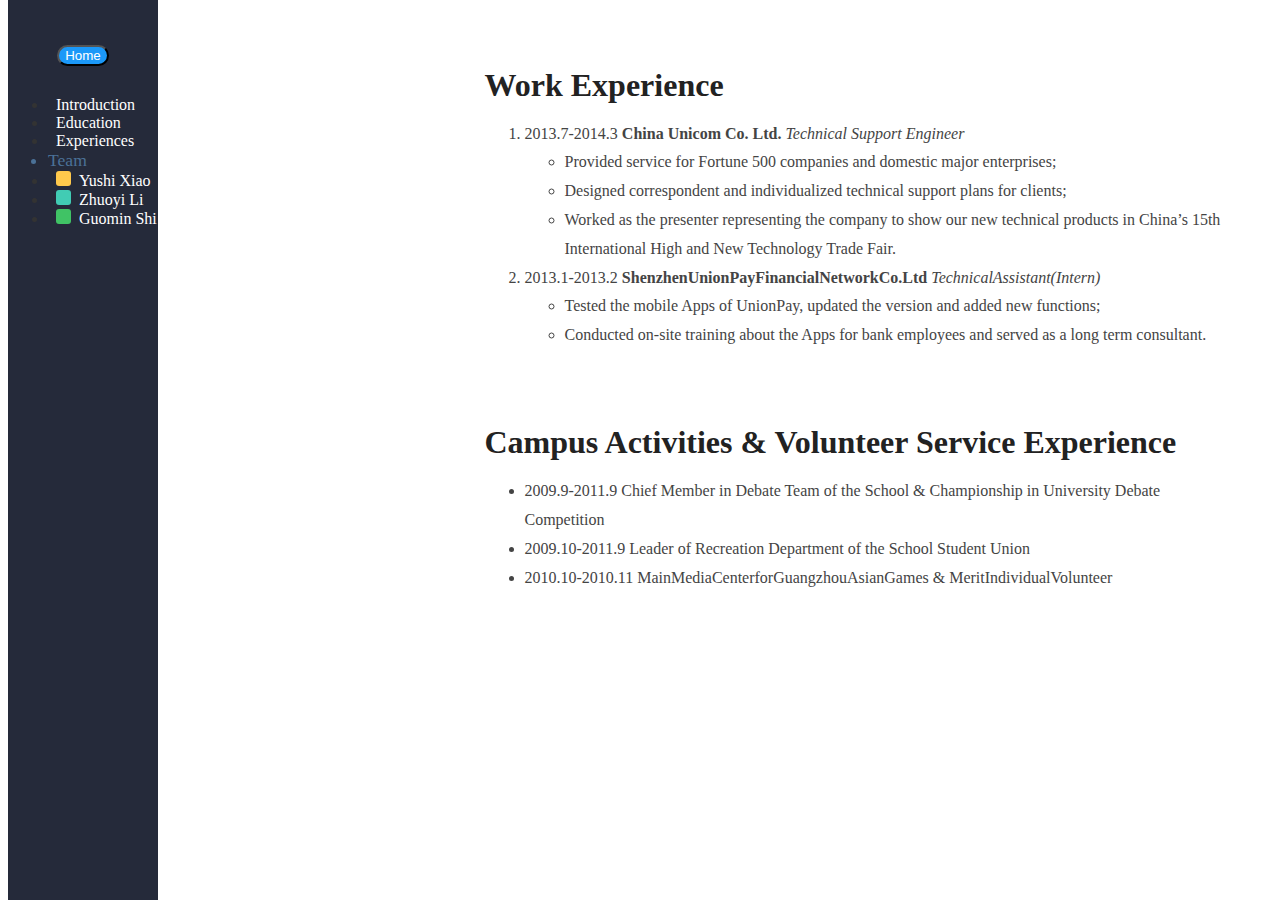
<file: html/Joie/exp.html>
<!doctype html>
<html lang="en">
<head>
    <meta charset="utf-8">
<meta name="viewport" content="width=device-width, initial-scale=1.0">
<meta name="description" content="Experiences and projects">

    <title>Experiences &ndash; Yushi Xiao</title>




<link rel="stylesheet" href="http://yui.yahooapis.com/pure/0.6.0/pure-min.css">



<!--[if lte IE 8]>

    <link rel="stylesheet" href="http://yui.yahooapis.com/pure/0.6.0/grids-responsive-old-ie-min.css">

<![endif]-->
<!--[if gt IE 8]><!-->

    <link rel="stylesheet" href="http://yui.yahooapis.com/pure/0.6.0/grids-responsive-min.css">

<!--<![endif]-->






    <!--[if lte IE 8]>
        <link rel="stylesheet" href="css/layouts/blog-old-ie.css">
    <![endif]-->
    <!--[if gt IE 8]><!-->
        <link rel="stylesheet" href="../../css/blog.css">
        <link rel="stylesheet" href="../../css/nav.css">
    <!--<![endif]-->







</head>
<body>







<div id="layout" >
  <div id="nav">
      <a href="#" class="nav-menu-button">Menu</a>

      <div class="nav-inner">
          <a href="../../index.html"><button class="primary-button pure-button">Home</button></a>

          <div class="pure-menu">
              <ul class="pure-menu-list">
                  <li class="pure-menu-item"><a href="../../html/Joie/intro.html" id="menuLink1" class="pure-menu-link">Introduction</a></li>
                    <li class="pure-menu-item"><a href="../../html/Joie/edu.html" class="pure-menu-link">Education</a></li>
                    <li class="pure-menu-item"><a href="../../html/Joie/exp.html" class="pure-menu-link">Experiences</a></li>
                    <li class="pure-menu-heading">Team</li>
                    <li class="pure-menu-item"><a href="../../html/April/intro.html" class="pure-menu-link"><span class="label-personal"></span>Yushi Xiao</a></li>
                    <li class="pure-menu-item"><a href="../../html/Joie/intro.html" class="pure-menu-link"><span class="label-work"></span>Zhuoyi Li</a></li>
                    <li class="pure-menu-item"><a href="../../html/Fiona/intro.html" class="pure-menu-link"><span class="label-travel"></span>Guomin Shi</a></li>
              </ul>
          </div>
      </div>
  </div>

    <div class="content">
        <div>
            <!-- A wrapper for all the blog posts -->
            <div class="posts">


                <!-- A single blog post -->
                <section class="post">
                    <header class="post-header">

                        <h2 class="post-title">Work Experience</h2>


                    </header>

                    <div class="post-description">

                        <ol>
                            <li>2013.7-2014.3 <strong>China Unicom Co. Ltd.</strong> <em>Technical Support Engineer</em></li>
                                <ul>
                                    <li>Provided service for Fortune 500 companies and domestic major enterprises;</li>
                                    <li>Designed correspondent and individualized technical support plans for clients;</li>
                                    <li>Worked as the presenter representing the company to show our new technical products in China’s 15th International High and New Technology Trade Fair.</li>
                                </ul>
                            <li>2013.1-2013.2 <strong>ShenzhenUnionPayFinancialNetworkCo.Ltd</strong> <em>TechnicalAssistant(Intern)</em></li>
                                <ul>
                                    <li>Tested the mobile Apps of UnionPay, updated the version and added new functions;</li>
                                    <li>Conducted on-site training about the Apps for bank employees and served as a long term consultant.</li>
                                </ul>

                        </ol>
                    </div>
                </section>
            </div>

            <div class="posts">

                <section class="post">
                    <header class="post-header">


                        <h2 class="post-title">Campus Activities & Volunteer Service Experience</h2>


                    </header>

                    <div class="post-description">
                        <p>
                            <ul>
                                <li>2009.9-2011.9   Chief Member in Debate Team of the School & Championship in University Debate Competition</li>
                                <li>2009.10-2011.9  Leader of Recreation Department of the School Student Union</li>
                                <li>2010.10-2010.11 MainMediaCenterforGuangzhouAsianGames & MeritIndividualVolunteer</li>

                            </ul>
                        </p>
                    </div>
                </section>

        </div>
    </div>
</div>






</body>
</html>
</file>
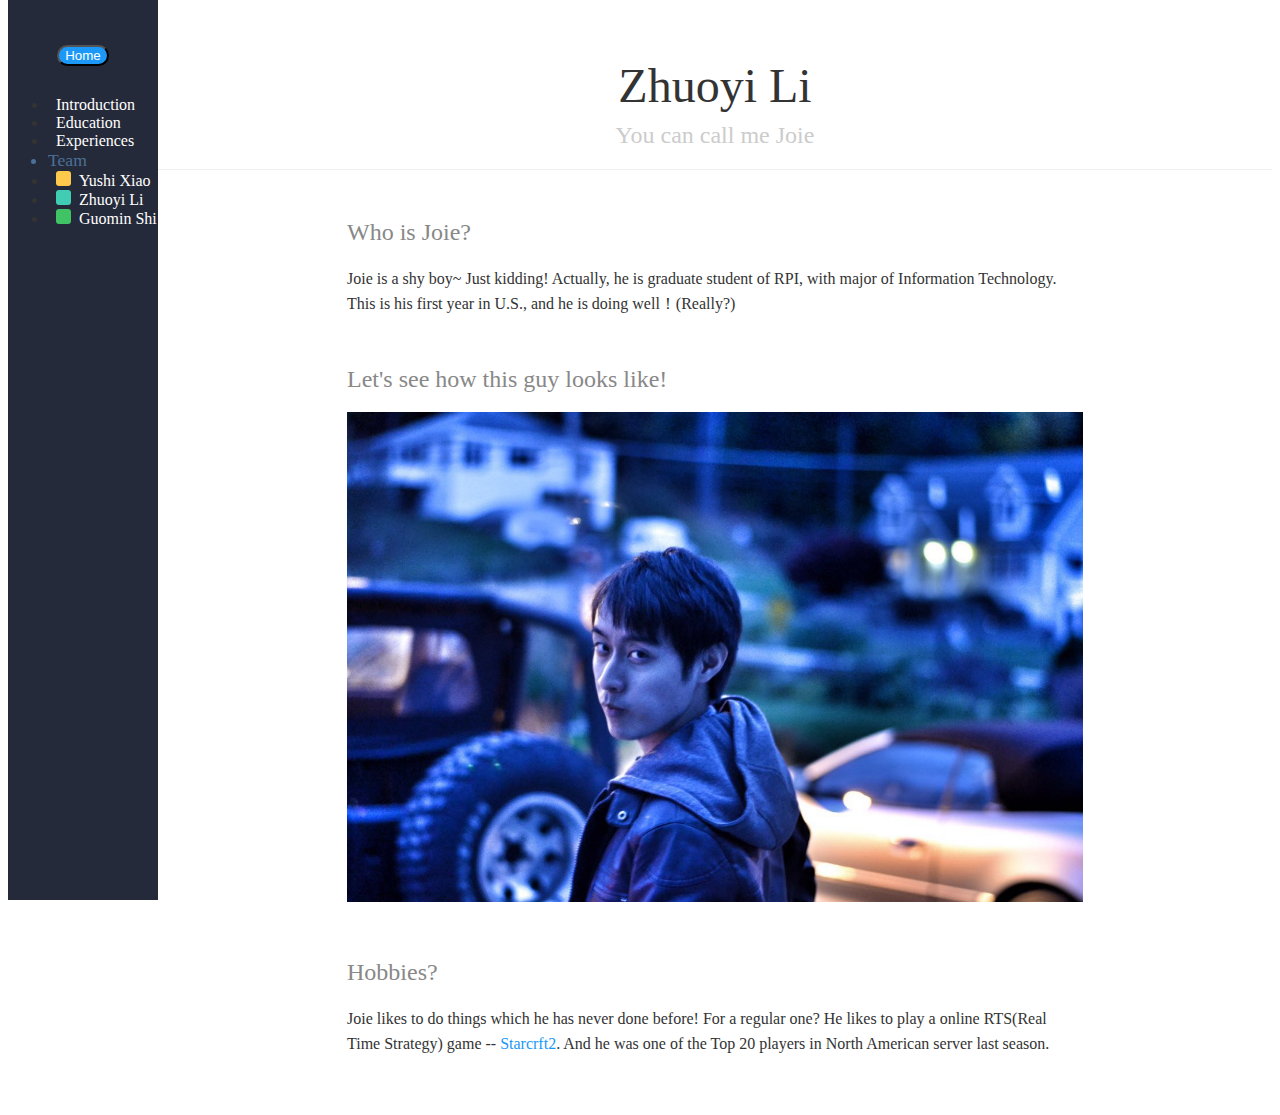
<file: html/Joie/intro.html>
<!doctype html>
<html lang="en">
<head>
    <meta charset="utf-8">
<meta name="viewport" content="width=device-width, initial-scale=1.0">
<meta name="description" content="Personal Introduction">

    <title>Introduction &ndash; Zhuoyi Li</title>




<link rel="stylesheet" href="http://yui.yahooapis.com/pure/0.6.0/pure-min.css">








    <!--[if lte IE 8]>
        <link rel="stylesheet" href="css/layouts/side-menu-old-ie.css">
    <![endif]-->
    <!--[if gt IE 8]><!-->
        <link rel="stylesheet" href="../../css/intro.css">
        <link rel="stylesheet" href="../../css/nav.css">
    <!--<![endif]-->







</head>
<body>






<div id="layout">
    <div id="nav">
        <a href="#" class="nav-menu-button">Menu</a>

        <div class="nav-inner">
            <a href="../../index.html"><button class="primary-button pure-button">Home</button></a>

            <div class="pure-menu">
                <ul class="pure-menu-list">
                    <li class="pure-menu-item"><a href="../../html/Joie/intro.html" id="menuLink1" class="pure-menu-link">Introduction</a></li>
                    <li class="pure-menu-item"><a href="../../html/Joie/edu.html" class="pure-menu-link">Education</a></li>
                    <li class="pure-menu-item"><a href="../../html/Joie/exp.html" class="pure-menu-link">Experiences</a></li>
                    <li class="pure-menu-heading">Team</li>
                    <li class="pure-menu-item"><a href="../../html/April/intro.html" class="pure-menu-link"><span class="label-personal"></span>Yushi Xiao</a></li>
                    <li class="pure-menu-item"><a href="../../html/Joie/intro.html" class="pure-menu-link"><span class="label-work"></span>Zhuoyi Li</a></li>
                    <li class="pure-menu-item"><a href="../../html/Fiona/intro.html" class="pure-menu-link"><span class="label-travel"></span>Guomin Shi</a></li>
                </ul>
            </div>
        </div>
    </div>

    <div id="main">
        <div class="header">
            <h1>Zhuoyi Li</h1>
            <h2>You can call me Joie</h2>
        </div>

        <div class="content">
            <h2 class="content-subhead">Who is Joie?</h2>
            <p>
                Joie is a shy boy~ Just kidding! Actually, he is graduate student of RPI, with major of Information Technology. This is his first year in U.S., and he is doing well！(Really?)
            </p>

            <h2 class="content-subhead">Let's see how this guy looks like!</h2>

            <div class="pure-g">

                <div class="pure-u-1-2">
                    <img class="pure-img-responsive" src="../../img/1247143123.jpg" alt="car">
                </div>
            </div>

            <h2 class="content-subhead">Hobbies?</h2>
            <p>
                Joie likes to do things which he has never done before! For a regular one? He likes to play a online RTS(Real Time Strategy) game -- <a href="http://us.battle.net/sc2/en/" alt="SC2">Starcrft2</a>. And he was one of the Top 20 players in North American server last season.
            </p>




        </div>
    </div>
</div>





<script src="../../js/ui.js"></script>


</body>
</html>
</file>
<file: css/landing.css>
/*
 * -- BASE STYLES --
 * Most of these are inherited from Base, but I want to change a few.
 */
body {
    color: #526066;
}

h2, h3 {
    letter-spacing: 0.25em;
    text-transform: uppercase;
    font-weight: 600;
}

p {
    line-height: 1.6em;
}


/*
 * -- Layout Styles --
 */
.l-content {
    margin: 0 auto;
    position: absolute;
    top: 30%;
    width: 100%;
    min-height: 12%;
    z-index: 2;
    background: white;
}

.l-box {
    padding: 0.5em 2em;
}

/*
 * -- MENU STYLES --
 * Make the menu have a very faint box-shadow.
 */
.pure-menu {
    box-shadow: 0 1px 1px rgba(0,0,0, 0.10);
}


/*
 * -- BANNER --
 * The top banner with the headings. By using a combination
 * of `display: table;` and `display: table-cell;`, we can
 * vertically center the text.
 */

.banner {
    background: rgb(37, 42, 58);
    text-align: center;
    background-size: cover;
    z-index: 1;
    overflow: hidden;
    position: fixed !important;
    height: 30%;
    width: 100%;
    top: 0;
    left: 0;
    margin-bottom: 3em;
}

    .banner-head {
        vertical-align: middle;
        margin-bottom: 0;
        font-size: 3em;
        color: white;
        font-weight: 600;
        text-shadow: 0 1px 1px black;
    }



/*
 * -- PRICING TABLE WRAPPER --
 * This element wraps up all the pricing table elements
 */
 .pricing-tables,
 .information {
    max-width: 980px;
    margin: 0 auto;
 }
.pricing-tables {
    margin-top: 2em;
    margin-bottom: 3.125em;
    text-align: center;
}

/*
 * -- PRICING TABLE  --
 * Every pricing table has the .pricing-table class
 */
.pricing-table {
    border: 1px solid #ddd;
    margin: 0 0.5em 2em;
    padding: 0 0 3em;
}

/*
 * -- PRICING TABLE HEADER COLORS --
 * Choose a different color based on the type of pricing table.
 */
.pricing-table-free .pricing-table-header {
    background: #519251;
}

.pricing-table-biz .pricing-table-header {
    background: #2c4985;
}

/*
 * -- PRICING TABLE HEADER --
 * By default, a header is black/white, and has some styles for its <h2> name.
 */
.pricing-table-header {
    background: #111;
    color: #fff;
}
    .pricing-table-header h2 {
        margin: 0;
        padding-top: 2em;
        padding-bottom: 1em;
        font-size: 1em;
        font-weight: normal;

    }


/*
 * -- PRICING TABLE PRICE --
 * Styles for the price and the corresponding <span>per month</span>
 */
.post-avatar {
    height:150px;
    margin: 0.2em 1em 1em;
    border-radius: 100px;

}


/*
 * -- PRICING TABLE LIST --
 * Each pricing table has a <ul> which is denoted by the .pricing-table-list class
 */
.pricing-table-list {
    list-style-type: none;
    margin: 0;
    padding: 0;
    text-align: center;
}


/*
 * -- PRICING TABLE LIST ELEMENTS --
 * Styles for the individual list elements within each pricing table
 */
.pricing-table-list li {
    padding: 0.8em 0;
    background: #f7f7f7;
    border-bottom: 1px solid #e7e7e7;
}


/*
 * -- PRICING TABLE BUTTON --
 * Styles for the "Choose" button at the bottom of a pricing table.
 * This inherits from Pure Button.
 */
.button-choose {
    border: 1px solid #ccc;
    background: #fff;
    color: #333;
    border-radius: 2em;
    font-weight: bold;
    position: relative;
    bottom: -1.5em;
}

.information-head {
    color: black;
    font-weight: 500;
}

.footer {
    background: #111;
    color: #888;
    text-align: center;
}
    .footer a {
        color: #ddd;
    }



/*
 * -- TABLET MEDIA QUERIES --
 * On tablets, we want to slightly adjust the size of the banner
 * text and add some vertical space between the various pricing tables
 */
@media(min-width: 767px) {

    .banner-head {
        font-size: 4em;
    }
    .pricing-table {
        margin-bottom: 0;
    }

}

/*
 * -- PHONE MEDIA QUERIES --
 * On phones, we want to reduce the height and font-size of the banner further
 */
@media (min-width: 480px) {
    .banner {
        height: 400px;
    }
    .banner-head {
        font-size: 3em;
    }
}
</file>
<file: css/blog.css>
* {
    -webkit-box-sizing: border-box;
    -moz-box-sizing: border-box;
    box-sizing: border-box;
}

a {
    text-decoration: none;
    color: rgb(61, 146, 201);
}
a:hover,
a:focus {
    text-decoration: underline;
}

h3 {
    font-weight: 100;
}

/* LAYOUT CSS */
.pure-img-responsive {
    max-width: 100%;
    height: auto;
}

#layout {
    padding: 0;
}

.header {
    text-align: center;
    top: auto;
    margin: 3em auto;
}

.sidebar {
    background: rgb(61, 79, 93);
    color: #fff;
}

.brand-title,
.brand-tagline {
    margin: 0;
}
.brand-title {
    text-transform: uppercase;
}
.brand-tagline {
    font-weight: 300;
    color: rgb(176, 202, 219);
}

.nav-list {
    margin: 0;
    padding: 0;
    list-style: none;
}
.nav-item {
    display: inline-block;
    *display: inline;
    zoom: 1;
}
.nav-item a {
    background: transparent;
    border: 2px solid rgb(176, 202, 219);
    color: #fff;
    margin-top: 1em;
    letter-spacing: 0.05em;
    text-transform: uppercase;
    font-size: 85%;
}
.nav-item a:hover,
.nav-item a:focus {
    border: 2px solid rgb(61, 146, 201);
    text-decoration: none;
}

.content-subhead {
    text-transform: uppercase;
    color: #aaa;
    border-bottom: 1px solid #eee;
    padding: 0.4em 0;
    font-size: 80%;
    font-weight: 500;
    letter-spacing: 0.1em;
}

.content {
    padding: 2em 1em 0;
}

.post {
    padding-bottom: 2em;
}
.post-title {
    font-size: 2em;
    color: #222;
    margin-bottom: 0.2em;
}
.post-avatar {
    border-radius: 50px;
    float: right;
    margin-left: 1em;
}
.post-description {
    font-family: Georgia, "Cambria", serif;
    color: #444;
    line-height: 1.8em;
}
.post-meta {
    color: #999;
    font-size: 90%;
    margin: 0;
}

.post-category {
    margin: 0 0.1em;
    padding: 0.3em 1em;
    color: #fff;
    background: #999;
    font-size: 80%;
}
    .post-category-design {
        background: #5aba59;
    }
    .post-category-pure {
        background: #4d85d1;
    }
    .post-category-yui {
        background: #8156a7;
    }
    .post-category-js {
        background: #df2d4f;
    }

.post-images {
    margin: 1em 0;
}
.post-image-meta {
    margin-top: -3.5em;
    margin-left: 1em;
    color: #fff;
    text-shadow: 0 1px 1px #333;
}

.footer {
    text-align: center;
    padding: 1em 0;
}
.footer a {
    color: #ccc;
    font-size: 80%;
}
.footer .pure-menu a:hover,
.footer .pure-menu a:focus {
    background: none;
}

@media (min-width: 48em) {
    .content {
        padding: 2em 3em 0;
        margin-left: 25%;
    }

    .header {
        margin: 80% 2em 0;
        text-align: right;
    }

    .sidebar {
        position: fixed;
        top: 0;
        bottom: 0;
    }
}
</file>
<file: css/nav.css>
/*
 * -- BASE STYLES --
 * Most of these are inherited from Base, but I want to change a few.
 */
body {
    color: #333;
}

* {
    -webkit-box-sizing: border-box;
    -moz-box-sizing: border-box;
    box-sizing: border-box;
}

a {
    text-decoration: none;
    color: #1b98f8;
}
a:hover,
a:focus {
    text-decoration: underline;
}

/*
 * -- HELPER STYLES --
 * Over-riding some of the .pure-button styles to make my buttons look unique
 */
.primary-button,
.secondary-button {
    -webkit-box-shadow: none;
    -moz-box-shadow: none;
    box-shadow: none;
    border-radius: 20px;
}
.primary-button {
    color: #fff;
    background: #1b98f8;
    margin: 1em 0;
}
.secondary-button {
    background: #fff;
    border: 1px solid #ddd;
    color: #666;
    padding: 0.5em 2em;
    font-size: 80%;
}

/*
 * -- LAYOUT STYLES --
 * This layout consists of three main elements, `#nav` (navigation bar), `#list` (email list), and `#main` (email content). All 3 elements are within `#layout`
 */
#layout, #nav, #list, #main {
    margin: 0;
    padding: 0;
}

/* Make the navigation 100% width on phones */
#nav {
    width: 100%;
    height: 40px;
    position: relative;
    background: rgb(37, 42, 58);
    text-align: center;
}
/* Show the "Menu" button on phones */
#nav .nav-menu-button {
    display: block;
    top: 0.5em;
    right: 0.5em;
    position: absolute;
}

/* When "Menu" is clicked, the navbar should be 80% height */
#nav.active {
    height: 80%;
}
/* Don't show the navigation items... */
.nav-inner {
    display: none;
}

/* ...until the "Menu" button is clicked */
#nav.active .nav-inner {
    display: block;
    padding: 2em 0;
}


/*
 * -- NAV BAR STYLES --
 * Styling the default .pure-menu to look a little more unique.
 */
#nav .pure-menu {
    background: transparent;
    border: none;
    text-align: left;
}
    #nav .pure-menu-link:hover,
    #nav .pure-menu-link:focus {
        background: rgb(55, 60, 90);
    }
    #nav .pure-menu-link {
        color: #fff;
        margin-left: 0.5em;
    }
    #nav .pure-menu-heading {
        border-bottom: none;
        font-size:110%;
        color: rgb(75, 113, 151);
    }
/*
 * -- EMAIL STYLES --
 * Styles relevant to the email, labels, counts, and more.
 */
.project-count {
    color: rgb(75, 113, 151);
}

.label-personal,
.label-work,
.label-travel {
    width: 15px;
    height: 15px;
    display: inline-block;
    margin-right: 0.5em;
    border-radius: 3px;
}
.label-personal {
    background: #ffc94c;
}
.label-work {
    background: #41ccb4;
}
.label-travel {
    background: #40c365;
}


/* Email Item Styles */
.blog-item {
    padding: 0.9em 1em;
    border-bottom: 1px solid #ddd;
    border-left: 6px solid transparent;
}

/*
 * -- TABLET (AND UP) MEDIA QUERIES --
 * On tablets and other medium-sized devices, we want to customize some
 * of the mobile styles.
 */
@media (min-width: 40em) {

    /* Move the layout over so we can fit the nav + list in on the left */
    #layout {
        padding-left:150px; /* "left col (nav + list)" width */
        position: relative;
    }

    /* These are position:fixed; elements that will be in the left 500px of the screen */
    #nav, #list {
        position: fixed;
        top: 0;
        bottom: 0;
        overflow: auto;
    }
    #nav {
        margin-left:-150px; /* "left col (nav + list)" width */
        width:150px;
        height: 100%;
    }

    /* Show the menu items on the larger screen */
    .nav-inner {
        display: block;
        padding: 2em 0;
    }

    /* Hide the "Menu" button on larger screens */
    #nav .nav-menu-button {
        display: none;
    }

    #list {
        margin-left: -100px;
        width: 100%;
        height: 33%;
        border-bottom: 1px solid #ddd;
    }

    #main {
        position: fixed;
        top: 33%;
        right: 0;
        bottom: 0;
        left: 150px;
        overflow: auto;
        width: auto; /* so that it's not 100% */
    }

}

/*
 * -- DESKTOP (AND UP) MEDIA QUERIES --
 * On desktops and other large-sized devices, we want to customize some
 * of the mobile styles.
 */
@media (min-width: 60em) {

    /* This will take up the entire height, and be a little thinner */
    #list {
        margin-left: -350px;
        width:0px;
        height: 100%;
        border-right: 1px solid #ddd;
    }

    /* This will now take up it's own column, so don't need position: fixed; */
    #main {
        position: static;
        margin: 0;
        padding: 0;
    }
}
</file>
<file: css/intro.css>
body {
    color: #777;
}

.pure-img-responsive {
    max-width: 100%;
    height: auto;
}


/*
This is the parent `<div>` that contains the menu and the content area.
*/
#layout {
    position: relative;
    padding-left: 0;
}
    #layout.active #menu {
        left: 150px;
        width: 150px;
    }

    #layout.active .menu-link {
        left: 150px;
    }
/*
The content `<div>` is where all your content goes.
*/
.content {
    margin: 0 auto;
    padding: 0 2em;
    max-width: 800px;
    margin-bottom: 50px;
    line-height: 1.6em;
}

.header {
     margin: 0;
     color: #333;
     text-align: center;
     padding: 2.5em 2em 0;
     border-bottom: 1px solid #eee;
 }
    .header h1 {
        margin: 0.2em 0;
        font-size: 3em;
        font-weight: 300;
    }
     .header h2 {
        font-weight: 300;
        color: #ccc;
        padding: 0;
        margin-top: 0;
    }

.content-subhead {
    margin: 50px 0 20px 0;
    font-weight: 300;
    color: #888;
}



/*
The `#menu` `<div>` is the parent `<div>` that contains the `.pure-menu` that
appears on the left side of the page.
*/

    /*
    This styles the selected menu item `<li>`.
    */
    #menu .pure-menu-selected,
    #menu .pure-menu-heading {
        background: #1f8dd6;
    }
        /*
        This styles a link within a selected menu item `<li>`.
        */
        #menu .pure-menu-selected a {
            color: #fff;
        }

    /*
    This styles the menu heading.
    */
    #menu .pure-menu-heading {
        font-size: 110%;
        color: #fff;
        margin: 0;
    }

/* -- Dynamic Button For Responsive Menu -------------------------------------*/

/*
The button to open/close the Menu is custom-made and not part of Pure. Here's
how it works:
*/


/* -- Responsive Styles (Media Queries) ------------------------------------- */

/*
Hides the menu at `48em`, but modify this based on your app's needs.
*/
@media (min-width: 48em) {

    .header,
    .content {
        padding-left: 2em;
        padding-right: 2em;
    }

    #layout {
        padding-left: 150px; /* left col width "#menu" */
        left: 0;
    }
    #menu {
        left: 150px;
    }

    .menu-link {
        position: fixed;
        left: 150px;
        display: none;
    }

    #layout.active .menu-link {
        left: 150px;
    }
}

@media (max-width: 48em) {
    /* Only apply this when the window is small. Otherwise, the following
    case results in extra padding on the left:
        * Make the window small.
        * Tap the menu to trigger the active state.
        * Make the window large again.
    */
    #layout.active {
        position: relative;
        left: 150px;
    }
}
</file>
